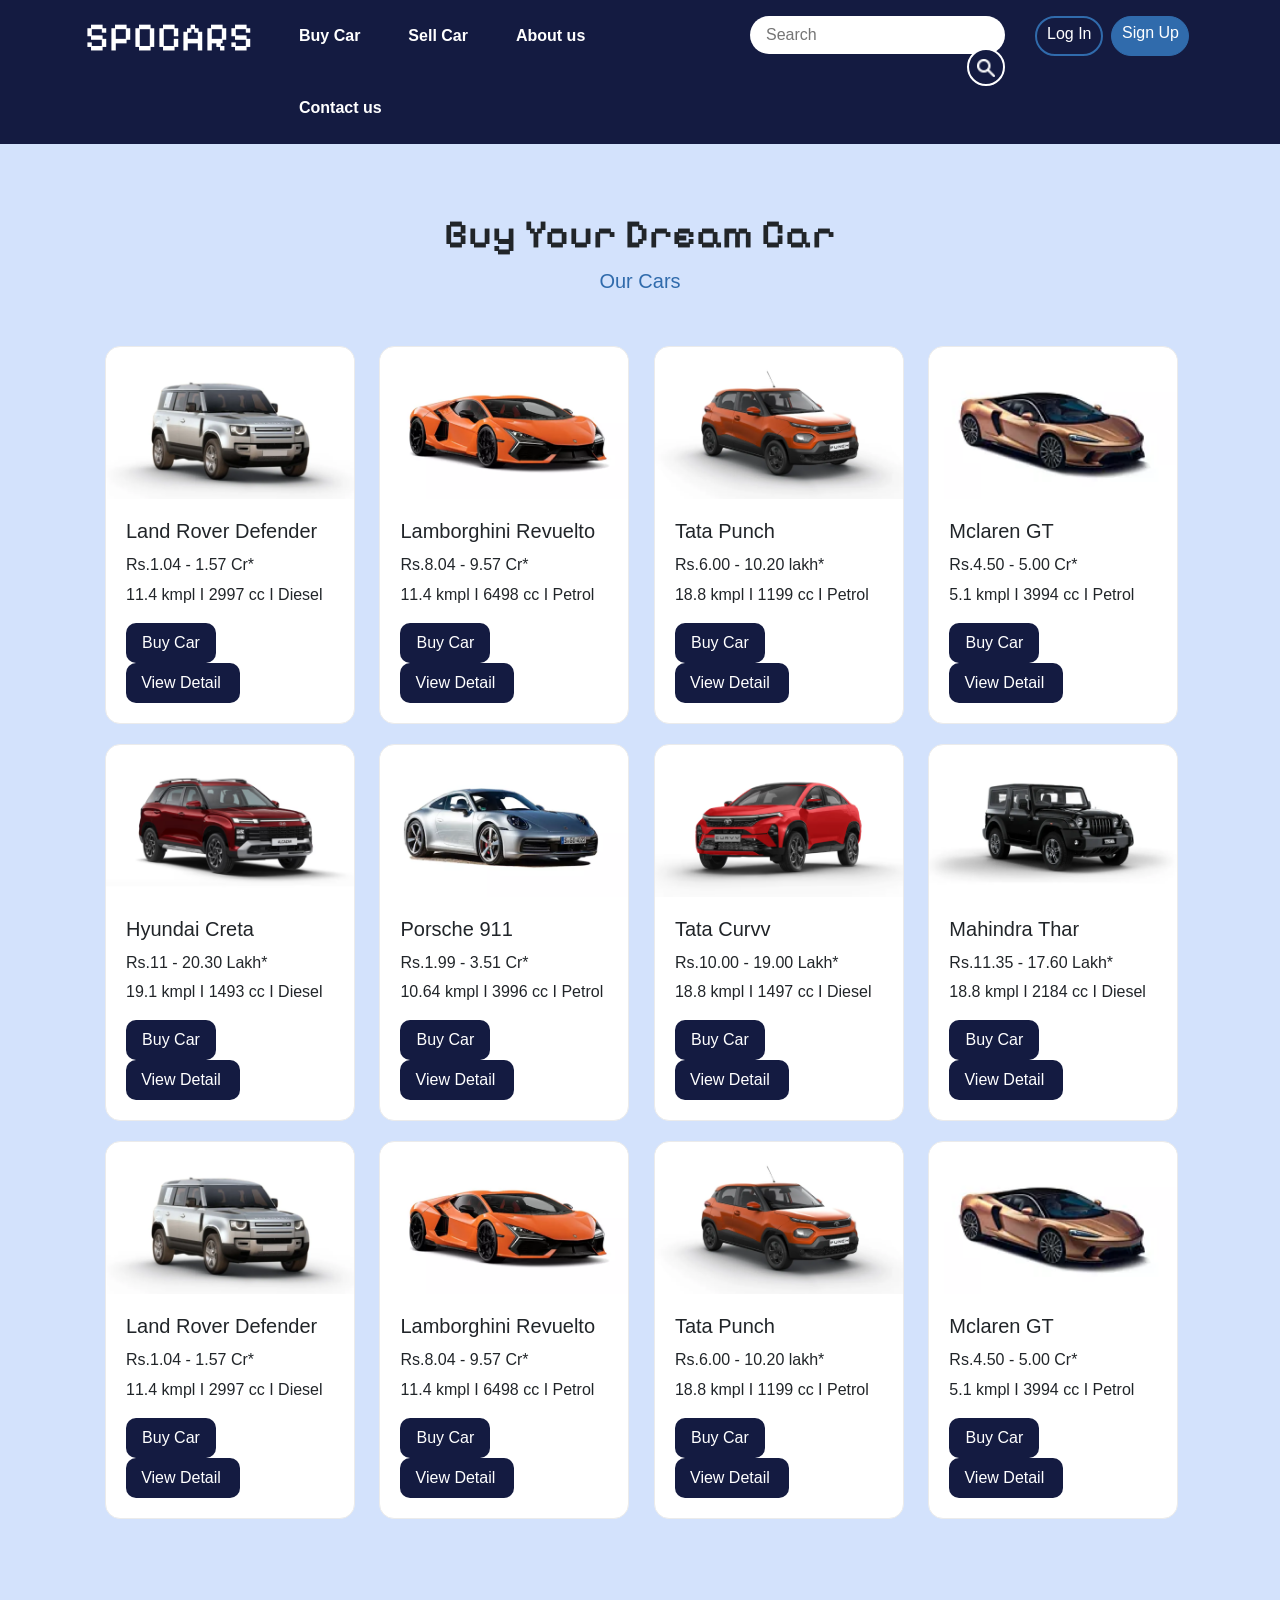
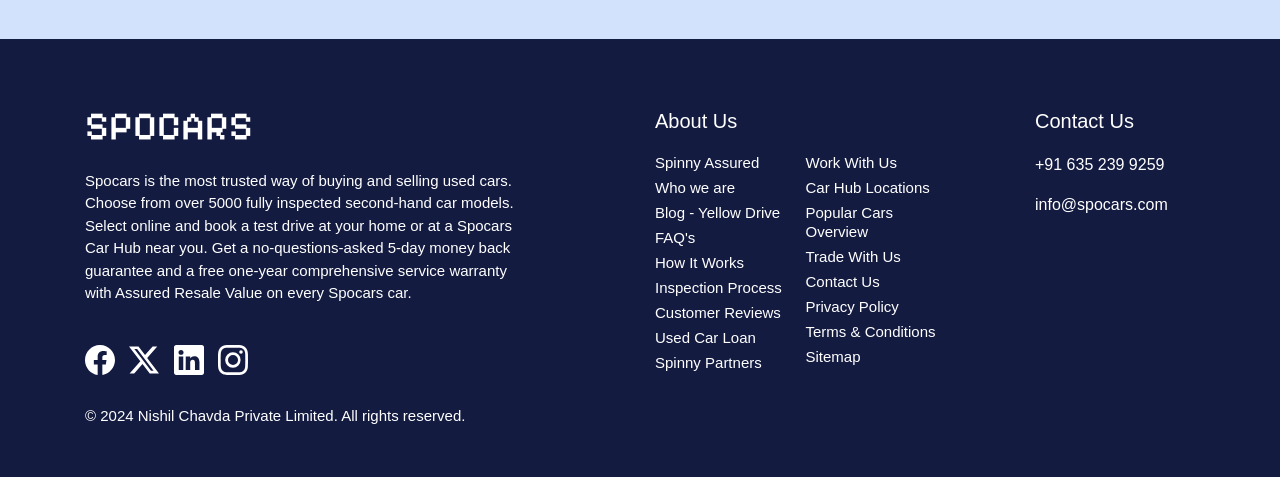
<file: buycar.html>
<!DOCTYPE html>
<html lang="en">

<head>
    <meta charset="UTF-8">
    <meta name="viewport" content="width=device-width, initial-scale=1.0">
    <title>Login and Signup</title>
    <!-- Include Bootstrap CSS -->
    <link rel="stylesheet" href="css/bootstrap.min.css">
    <link rel="stylesheet" href="css/style.css">
    <link href='https://fonts.googleapis.com/css?family=Pixelify Sans' rel='stylesheet'>
</head>

<body style="background-color: #d3e2fc;">
    <header class="header">
        <div class="header-top">
            <div class="container">
                <div class="row">
                    <div class="col-lg-2">
                        <div class="logo">
                            <h1><a href="index.html">SPOCARS</a></h1>
                        </div>
                    </div>
                    <div class="col-lg-5">
                        <div class="menu">
                            <ul>
                                <li><a href="buycar.html">Buy Car</a></li>
                                <li><a href="sellcar.html">Sell Car</a></li>
                                <li><a href="">About us</a></li>
                                <li><a href="">Contact us</a></li>
                            </ul>
                        </div>
                    </div>
                    <div class="col-lg-3">
                        <div class="searchbox">
                            <input class="search-input" type="text" placeholder="Search">
                            <button class="search-btn">
                                <img src="img/search.png" alt="">
                            </button>
                        </div>
                    </div>
                    <div class="col-lg-2">
                        <ul>
                            <li class="log-in">
                                <div class="log-in-text">
                                    <a href="login.html">Log In</a>
                                </div>
                            </li>
                            <li class="sgin-up">
                                <div class="sgin-up-text">
                                    <a href="signup.html">Sign Up</a>
                                </div>
                            </li>
                        </ul>
                    </div>
                </div>
            </div>
        </div>
    </header>
    <div class="header-two">
        <div class="container">
            <div class="row">
                <div class="col-lg-12">
                    <div class="header-two-list">
                        <div>Explore By</div>
                        <div class="dropdown">Price Range <img src="img/down-arrow.svg" alt="">
                            <div class="dropdown-content 1">
                                <p><a href="#">Under 5 lakh</a></p>
                                <p><a href="#">05-10 Lakhs</a></p>
                                <p><a href="#">10-15 Lakhs</a></p>
                                <p><a href="#">15-20 Lakhs</a></p>
                                <p><a href="#">20-25 Lakhs</a></p>
                                <p><a href="#">25-50 Lakhs</a></p>
                                <p><a href="#">50L- 1 Core</a></p>
                            </div>
                        </div>
                        <div class="dropdown">Model <img src="img/down-arrow.svg" alt="">
                            <div class="dropdown-content 2" id="drop">
                                <p><a href="#">Audi</a></p>
                                <p><a href="#">BMW</a></p>
                                <p><a href="#">Bently</a></p>
                                <p><a href="#">Bugatti</a></p>
                                <p><a href="#">Datsun</a></p>
                                <p><a href="#">Citroën</a></p>
                                <p><a href="#">Ferrari</a></p>
                                <p><a href="#">Fiat</a></p>
                                <p><a href="#">Force Motors</a></p>
                                <p><a href="#">Ford</a></p>
                                <p><a href="#">Honda</a></p>
                                <p><a href="#">Hyundai</a></p>
                                <p><a href="#">Isuzu</a></p>
                                <p><a href="#">Jaguar</a></p>
                                <p><a href="#">Jeep</a></p>
                                <p><a href="#">Kia</a></p>
                                <p><a href="#">Lamborghini</a></p>
                                <p><a href="#">Land Rover</a></p>
                                <p><a href="#">Lexus</a></p>
                                <p><a href="#">Mahindra</a></p>
                                <p><a href="#">Maruti Suzuki</a></p>
                                <p><a href="#">Maserati</a></p>
                                <p><a href="#">Mercedes-Benz</a></p>
                                <p><a href="#">MG</a></p>
                                <p><a href="#">Mini</a></p>
                                <p><a href="#">Mitsubishi</a></p>
                                <p><a href="#">Nissan</a></p>
                                <p><a href="#">Porsche</a></p>
                                <p><a href="#">Renault</a></p>
                                <p><a href="#">Rolls-Royce</a></p>
                                <p><a href="#">Škoda</a></p>
                                <p><a href="#">Tata</a></p>
                                <p><a href="#">Toyota</a></p>
                                <p><a href="#">Volkswagen</a></p>
                                <p><a href="#">Volvo</a></p>
                            </div>
                        </div>
                        <div class="dropdown">Year <img src="img/down-arrow.svg" alt="">
                            <div class="dropdown-content 3">
                                <p><a href="#">2022 & above</a></p>
                                <p><a href="#">2020 & above</a></p>
                                <p><a href="#">2018 & above</a></p>
                                <p><a href="#">2016 & above</a></p>
                                <p><a href="#">2014 & above</a></p>
                                <p><a href="#">2012 & above</a></p>
                                <p><a href="#">2010 & above</a></p>
                                <p><a href="#">2008 & above</a></p>
                            </div>
                        </div>
                        <div class="dropdown">Fuel <img src="img/down-arrow.svg" alt="">
                            <div class="dropdown-content 4">
                                <p><a href="#">Petrol</a></p>
                                <p><a href="#">Diesel</a></p>
                                <p><a href="#">CNG</a></p>
                                <p><a href="#">Electric</a></p>
                            </div>
                        </div>
                        <div class="dropdown">Body Type <img src="img/down-arrow.svg" alt="">
                            <div class="dropdown-content 5">
                                <p><a href="#">Hatchback</a></p>
                                <p><a href="#">Sedan</a></p>
                                <p><a href="#">SUV</a></p>
                                <p><a href="#">MUV</a></p>
                                <p><a href="#">Sport</a></p>
                            </div>
                        </div>
                        <div class="dropdown">Transmission <img src="img/down-arrow.svg" alt="">
                            <div class="dropdown-content 6">
                                <p><a href="#">Automatic</a></p>
                                <p><a href="#">Manual</a></p>
                            </div>
                        </div>
                    </div>
                </div>
            </div>
        </div>
    </div>
    <section class="car spad">
        <div class="container">
            <div class="row">
                <div class="col-lg-12">
                    <div class="card-heading">
                        <h1 style="font-family: 'Pixelify Sans'; font-weight: 600;">Buy Your Dream Car</h1>
                        <span>Our Cars</span>
                    </div>

                </div>
                <div class="car-details">
                    <div class="col-lg-12">
                        <div class="card">
                            <img class="card-img-top" src="img/cars/defender.png" alt="Car">
                            <div class="card-body">
                                <h5 class="card-title">Land Rover Defender</h5>
                                <h6 class="card-title-2">Rs.1.04 - 1.57 Cr*</h6>
                                <p>11.4 kmpl I 2997 cc I Diesel</p>
                                <div class="card-button">
                                <button class="buy-button">Buy Car</button>
                                <button class="view-button">View Detail</button>
                                </div>
                            </div>
                        </div>
                        <div class="card">
                            <img class="card-img-top" src="img/cars/revuelto.png" alt="Car">
                            <div class="card-body">
                                <h5 class="card-title">Lamborghini Revuelto</h5>
                                <h6 class="card-title-2">Rs.8.04 - 9.57 Cr*</h6>
                                <p>11.4 kmpl I 6498 cc I Petrol</p>
                                <button class="buy-button">Buy Car</button>
                                <button class="view-button">View Detail</button>
                            </div>
                        </div>
                        <div class="card">
                            <img class="card-img-top" src="img/cars/punch.png" alt="Car">
                            <div class="card-body">
                                <h5 class="card-title">Tata Punch</h5>
                                <h6 class="card-title-2">Rs.6.00 - 10.20 lakh*</h6>
                                <p>18.8 kmpl I 1199 cc I Petrol</p>
                                <button class="buy-button">Buy Car</button>
                                <button class="view-button">View Detail</button>
                            </div>
                        </div>
                        <div class="card">
                            <img class="card-img-top" src="img/cars/gt.png" alt="Car">
                            <div class="card-body">
                                <h5 class="card-title">Mclaren GT</h5>
                                <h6 class="card-title-2">Rs.4.50 - 5.00 Cr*</h6>
                                <p>5.1 kmpl I 3994 cc I Petrol</p>
                                <button class="buy-button">Buy Car</button>
                                <button class="view-button">View Detail</button>
                            </div>
                        </div>
                        <div class="card">
                            <img class="card-img-top" src="img/cars/creta.png" alt="Car">
                            <div class="card-body">
                                <h5 class="card-title">Hyundai Creta</h5>
                                <h6 class="card-title-2">Rs.11 - 20.30 Lakh*</h6>
                                <p>19.1 kmpl I 1493 cc I Diesel</p>
                                <button class="buy-button">Buy Car</button>
                                <button class="view-button">View Detail</button>
                            </div>
                        </div>
                        <div class="card">
                            <img class="card-img-top" src="img/cars/911.png" alt="Car">
                            <div class="card-body">
                                <h5 class="card-title">Porsche 911</h5>
                                <h6 class="card-title-2">Rs.1.99 - 3.51 Cr*</h6>
                                <p>10.64 kmpl I 3996 cc I Petrol</p>
                                <button class="buy-button">Buy Car</button>
                                <button class="view-button">View Detail</button>
                            </div>
                        </div>
                        <div class="card">
                            <img class="card-img-top" src="img/cars/curvv.png" alt="Car">
                            <div class="card-body">
                                <h5 class="card-title">Tata Curvv</h5>
                                <h6 class="card-title-2">Rs.10.00 - 19.00 Lakh*</h6>
                                <p>18.8 kmpl I 1497 cc I Diesel</p>
                                <button class="buy-button">Buy Car</button>
                                <button class="view-button">View Detail</button>
                            </div>
                        </div>
                        <div class="card">
                            <img class="card-img-top" src="img/cars/thar.png" alt="Car">
                            <div class="card-body">
                                <h5 class="card-title">Mahindra Thar</h5>
                                <h6 class="card-title-2">Rs.11.35 - 17.60 Lakh*</h6>
                                <p>18.8 kmpl I 2184 cc I Diesel</p>
                                <button class="buy-button">Buy Car</button>
                                <button class="view-button">View Detail</button>
                            </div>
                        </div>
                        <div class="card">
                            <img class="card-img-top" src="img/cars/defender.png" alt="Car">
                            <div class="card-body">
                                <h5 class="card-title">Land Rover Defender</h5>
                                <h6 class="card-title-2">Rs.1.04 - 1.57 Cr*</h6>
                                <p>11.4 kmpl I 2997 cc I Diesel</p>
                                <div class="card-button">
                                <button class="buy-button">Buy Car</button>
                                <button class="view-button">View Detail</button>
                                </div>
                            </div>
                        </div>
                        <div class="card">
                            <img class="card-img-top" src="img/cars/revuelto.png" alt="Car">
                            <div class="card-body">
                                <h5 class="card-title">Lamborghini Revuelto</h5>
                                <h6 class="card-title-2">Rs.8.04 - 9.57 Cr*</h6>
                                <p>11.4 kmpl I 6498 cc I Petrol</p>
                                <button class="buy-button">Buy Car</button>
                                <button class="view-button">View Detail</button>
                            </div>
                        </div>
                        <div class="card">
                            <img class="card-img-top" src="img/cars/punch.png" alt="Car">
                            <div class="card-body">
                                <h5 class="card-title">Tata Punch</h5>
                                <h6 class="card-title-2">Rs.6.00 - 10.20 lakh*</h6>
                                <p>18.8 kmpl I 1199 cc I Petrol</p>
                                <button class="buy-button">Buy Car</button>
                                <button class="view-button">View Detail</button>
                            </div>
                        </div>
                        <div class="card">
                            <img class="card-img-top" src="img/cars/gt.png" alt="Car">
                            <div class="card-body">
                                <h5 class="card-title">Mclaren GT</h5>
                                <h6 class="card-title-2">Rs.4.50 - 5.00 Cr*</h6>
                                <p>5.1 kmpl I 3994 cc I Petrol</p>
                                <button class="buy-button">Buy Car</button>
                                <button class="view-button">View Detail</button>
                            </div>
                        </div>
                    </div>
                </div>

            </div>
        </div>
    </section>
    <footer class="footer">
        <div class="container">
            <div class="row">
                <div class="col-lg-5">
                    <div class="logo">
                        <h1>SPOCARS</h1>
                    </div>
                    <div class="footer-text">
                        <span>Spocars is the most trusted way of buying and selling used cars.
                            Choose from over 5000 fully inspected second-hand car models. Select online and book a test
                            drive at your home or at a Spocars Car Hub near you. Get a no-questions-asked 5-day money
                            back guarantee and a free one-year comprehensive service warranty with Assured Resale Value
                            on every Spocars car.</span>
                    </div>
                    <div class="footer-icon">
                        <a href=""><svg xmlns="http://www.w3.org/2000/svg" width="16" height="16" fill="currentColor"
                                class="bi bi-facebook" viewBox="0 0 16 16">
                                <path
                                    d="M16 8.049c0-4.446-3.582-8.05-8-8.05C3.58 0-.002 3.603-.002 8.05c0 4.017 2.926 7.347 6.75 7.951v-5.625h-2.03V8.05H6.75V6.275c0-2.017 1.195-3.131 3.022-3.131.876 0 1.791.157 1.791.157v1.98h-1.009c-.993 0-1.303.621-1.303 1.258v1.51h2.218l-.354 2.326H9.25V16c3.824-.604 6.75-3.934 6.75-7.951" />
                            </svg></a>
                        <a href=""><svg xmlns="http://www.w3.org/2000/svg" width="16" height="16" fill="currentColor"
                                class="bi bi-twitter-x" viewBox="0 0 16 16">
                                <path
                                    d="M12.6.75h2.454l-5.36 6.142L16 15.25h-4.937l-3.867-5.07-4.425 5.07H.316l5.733-6.57L0 .75h5.063l3.495 4.633L12.601.75Zm-.86 13.028h1.36L4.323 2.145H2.865z" />
                            </svg></a>
                        <a href=""><svg xmlns="http://www.w3.org/2000/svg" width="16" height="16" fill="currentColor"
                                class="bi bi-linkedin" viewBox="0 0 16 16">
                                <path
                                    d="M0 1.146C0 .513.526 0 1.175 0h13.65C15.474 0 16 .513 16 1.146v13.708c0 .633-.526 1.146-1.175 1.146H1.175C.526 16 0 15.487 0 14.854zm4.943 12.248V6.169H2.542v7.225zm-1.2-8.212c.837 0 1.358-.554 1.358-1.248-.015-.709-.52-1.248-1.342-1.248S2.4 3.226 2.4 3.934c0 .694.521 1.248 1.327 1.248zm4.908 8.212V9.359c0-.216.016-.432.08-.586.173-.431.568-.878 1.232-.878.869 0 1.216.662 1.216 1.634v3.865h2.401V9.25c0-2.22-1.184-3.252-2.764-3.252-1.274 0-1.845.7-2.165 1.193v.025h-.016l.016-.025V6.169h-2.4c.03.678 0 7.225 0 7.225z" />
                            </svg></a>
                        <a href=""><svg xmlns="http://www.w3.org/2000/svg" width="16" height="16" fill="currentColor"
                                class="bi bi-instagram" viewBox="0 0 16 16">
                                <path
                                    d="M8 0C5.829 0 5.556.01 4.703.048 3.85.088 3.269.222 2.76.42a3.9 3.9 0 0 0-1.417.923A3.9 3.9 0 0 0 .42 2.76C.222 3.268.087 3.85.048 4.7.01 5.555 0 5.827 0 8.001c0 2.172.01 2.444.048 3.297.04.852.174 1.433.372 1.942.205.526.478.972.923 1.417.444.445.89.719 1.416.923.51.198 1.09.333 1.942.372C5.555 15.99 5.827 16 8 16s2.444-.01 3.298-.048c.851-.04 1.434-.174 1.943-.372a3.9 3.9 0 0 0 1.416-.923c.445-.445.718-.891.923-1.417.197-.509.332-1.09.372-1.942C15.99 10.445 16 10.173 16 8s-.01-2.445-.048-3.299c-.04-.851-.175-1.433-.372-1.941a3.9 3.9 0 0 0-.923-1.417A3.9 3.9 0 0 0 13.24.42c-.51-.198-1.092-.333-1.943-.372C10.443.01 10.172 0 7.998 0zm-.717 1.442h.718c2.136 0 2.389.007 3.232.046.78.035 1.204.166 1.486.275.373.145.64.319.92.599s.453.546.598.92c.11.281.24.705.275 1.485.039.843.047 1.096.047 3.231s-.008 2.389-.047 3.232c-.035.78-.166 1.203-.275 1.485a2.5 2.5 0 0 1-.599.919c-.28.28-.546.453-.92.598-.28.11-.704.24-1.485.276-.843.038-1.096.047-3.232.047s-2.39-.009-3.233-.047c-.78-.036-1.203-.166-1.485-.276a2.5 2.5 0 0 1-.92-.598 2.5 2.5 0 0 1-.6-.92c-.109-.281-.24-.705-.275-1.485-.038-.843-.046-1.096-.046-3.233s.008-2.388.046-3.231c.036-.78.166-1.204.276-1.486.145-.373.319-.64.599-.92s.546-.453.92-.598c.282-.11.705-.24 1.485-.276.738-.034 1.024-.044 2.515-.045zm4.988 1.328a.96.96 0 1 0 0 1.92.96.96 0 0 0 0-1.92m-4.27 1.122a4.109 4.109 0 1 0 0 8.217 4.109 4.109 0 0 0 0-8.217m0 1.441a2.667 2.667 0 1 1 0 5.334 2.667 2.667 0 0 1 0-5.334" />
                            </svg></a>

                    </div>
                    <div class="footer-text">
                        © 2024 Nishil Chavda Private Limited.
                        All rights reserved.
                    </div>
                </div>
                <div class="col-lg-1">
                </div>
                <div class="col-lg-4">

                    <div class="about-us-text">
                        <h5>About Us</h5>
                    </div>
                    <div class="about-us-link">
                        <a href="">Spinny Assured</a>
                        <a href="">Who we are</a>
                        <a href="">Blog - Yellow Drive</a>
                        <a href="">FAQ's</a>
                        <a href="">How It Works</a>
                        <a href="">Inspection Process</a>
                        <a href="">Customer Reviews</a>
                        <a href="">Used Car Loan</a>
                        <a href="">Spinny Partners</a>
                        <a href="">Work With Us</a>
                        <a href="">Car Hub Locations</a>
                        <a href="">Popular Cars Overview</a>
                        <a href="">Trade With Us</a>
                        <a href="">Contact Us</a>
                        <a href="">Privacy Policy</a>
                        <a href="">Terms & Conditions</a>
                        <a href="">Sitemap</a>
                    </div>
                </div>
                <div class="col-lg-2">
                    <div class="about-us-text">
                        <h5>Contact Us</h5>
                    </div>
                    <div class="contact-us">
                        <p>+91 635 239 9259</p>
                        <p>info@spocars.com</p>
                    </div>
                </div>

            </div>
        </div>
    </footer>
</body>

</html>
</file>
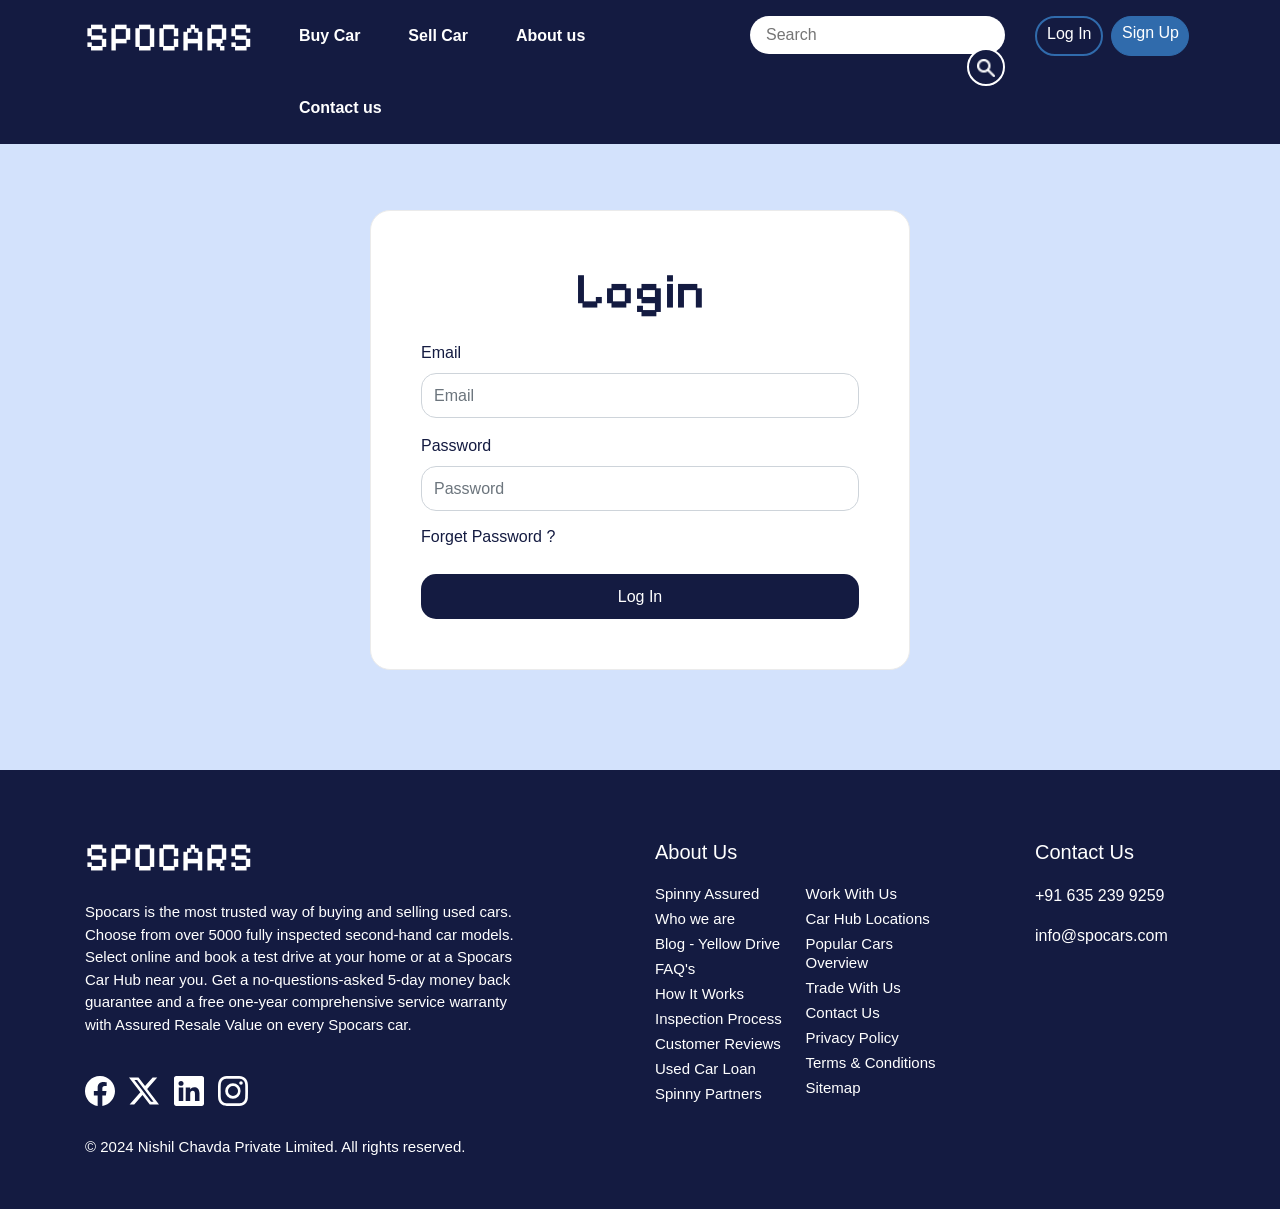
<file: login.html>
<!DOCTYPE html>
<html lang="en">

<head>
    <meta charset="UTF-8">
    <meta name="viewport" content="width=device-width, initial-scale=1.0">
    <title>Login and Signup</title>
    <!-- Include Bootstrap CSS -->
    <link rel="stylesheet" href="css/bootstrap.min.css">
    <link rel="stylesheet" href="css/style.css">
    <link href='https://fonts.googleapis.com/css?family=Pixelify Sans' rel='stylesheet'>
</head>

<body style="background-color: #d3e2fc;">
    <header class="header">
        <div class="header-top">
            <div class="container">
                <div class="row">
                    <div class="col-lg-2">
                        <div class="logo">
                            <h1><a href="index.html">SPOCARS</a></h1>
                        </div>
                    </div>
                    <div class="col-lg-5">
                        <div class="menu">
                            <ul>
                                <li><a href="buycar.html">Buy Car</a></li>
                                <li><a href="sellcar.html">Sell Car</a></li>
                                <li><a href="">About us</a></li>
                                <li><a href="">Contact us</a></li>
                            </ul>
                        </div>
                    </div>
                    <div class="col-lg-3">
                        <div class="searchbox">
                            <input class="search-input" type="text" placeholder="Search">
                            <button class="search-btn">
                                <img src="img/search.png" alt="">
                            </button>
                        </div>
                    </div>
                    <div class="col-lg-2">
                        <ul>
                            <li class="log-in">
                                <div class="log-in-text">
                                    <a href="login.html">Log In</a>
                                </div>
                            </li>
                            <li class="sgin-up">
                                <div class="sgin-up-text">
                                    <a href="signup.html">Sign Up</a>
                                </div>
                            </li>
                        </ul>
                    </div>
                </div>
            </div>
        </div>
    </header>
    <div class="header-two">
        <div class="container">
            <div class="row">
                <div class="col-lg-12">
                    <div class="header-two-list">
                        <div>Explore By</div>
                        <div class="dropdown">Price Range <img src="img/down-arrow.svg" alt="">
                            <div class="dropdown-content 1">
                                <p><a href="#">Under 5 lakh</a></p>
                                <p><a href="#">05-10 Lakhs</a></p>
                                <p><a href="#">10-15 Lakhs</a></p>
                                <p><a href="#">15-20 Lakhs</a></p>
                                <p><a href="#">20-25 Lakhs</a></p>
                                <p><a href="#">25-50 Lakhs</a></p>
                                <p><a href="#">50L- 1 Core</a></p>
                            </div>
                        </div>
                        <div class="dropdown">Model <img src="img/down-arrow.svg" alt="">
                            <div class="dropdown-content 2" id="drop">
                                <p><a href="#">Audi</a></p>
                                <p><a href="#">BMW</a></p>
                                <p><a href="#">Bently</a></p>
                                <p><a href="#">Bugatti</a></p>
                                <p><a href="#">Datsun</a></p>
                                <p><a href="#">Citroën</a></p>
                                <p><a href="#">Ferrari</a></p>
                                <p><a href="#">Fiat</a></p>
                                <p><a href="#">Force Motors</a></p>
                                <p><a href="#">Ford</a></p>
                                <p><a href="#">Honda</a></p>
                                <p><a href="#">Hyundai</a></p>
                                <p><a href="#">Isuzu</a></p>
                                <p><a href="#">Jaguar</a></p>
                                <p><a href="#">Jeep</a></p>
                                <p><a href="#">Kia</a></p>
                                <p><a href="#">Lamborghini</a></p>
                                <p><a href="#">Land Rover</a></p>
                                <p><a href="#">Lexus</a></p>
                                <p><a href="#">Mahindra</a></p>
                                <p><a href="#">Maruti Suzuki</a></p>
                                <p><a href="#">Maserati</a></p>
                                <p><a href="#">Mercedes-Benz</a></p>
                                <p><a href="#">MG</a></p>
                                <p><a href="#">Mini</a></p>
                                <p><a href="#">Mitsubishi</a></p>
                                <p><a href="#">Nissan</a></p>
                                <p><a href="#">Porsche</a></p>
                                <p><a href="#">Renault</a></p>
                                <p><a href="#">Rolls-Royce</a></p>
                                <p><a href="#">Škoda</a></p>
                                <p><a href="#">Tata</a></p>
                                <p><a href="#">Toyota</a></p>
                                <p><a href="#">Volkswagen</a></p>
                                <p><a href="#">Volvo</a></p>
                            </div>
                        </div>
                        <div class="dropdown">Year <img src="img/down-arrow.svg" alt="">
                            <div class="dropdown-content 3">
                                <p><a href="#">2022 & above</a></p>
                                <p><a href="#">2020 & above</a></p>
                                <p><a href="#">2018 & above</a></p>
                                <p><a href="#">2016 & above</a></p>
                                <p><a href="#">2014 & above</a></p>
                                <p><a href="#">2012 & above</a></p>
                                <p><a href="#">2010 & above</a></p>
                                <p><a href="#">2008 & above</a></p>
                            </div>
                        </div>
                        <div class="dropdown">Fuel <img src="img/down-arrow.svg" alt="">
                            <div class="dropdown-content 4">
                                <p><a href="#">Petrol</a></p>
                                <p><a href="#">Diesel</a></p>
                                <p><a href="#">CNG</a></p>
                                <p><a href="#">Electric</a></p>
                            </div>
                        </div>
                        <div class="dropdown">Body Type <img src="img/down-arrow.svg" alt="">
                            <div class="dropdown-content 5">
                                <p><a href="#">Hatchback</a></p>
                                <p><a href="#">Sedan</a></p>
                                <p><a href="#">SUV</a></p>
                                <p><a href="#">MUV</a></p>
                                <p><a href="#">Sport</a></p>
                            </div>
                        </div>
                        <div class="dropdown">Transmission <img src="img/down-arrow.svg" alt="">
                            <div class="dropdown-content 6">
                                <p><a href="#">Automatic</a></p>
                                <p><a href="#">Manual</a></p>
                            </div>
                        </div>
                    </div>
                </div>
            </div>
        </div>
    </div>
    <!-- login and signup forms going here -->
    <div class="log-in-page">
        <div class="container">
            <div class="row">
                <div class="col-lg-3"></div>
                <div class="col-lg-6">
                    <div class="card">
                        <h2>Login</h2>
                        <form class="login-form"  id="login-form">
                            <div class="form-group">
                                <label for="email">Email</label>
                                <input type="email" class="form-control" id="email" placeholder="Email" required>
                            </div>
                            <div class="form-group">
                                <label for="password">Password</label>
                                <input type="password" class="form-control" id="password" placeholder="Password"
                                    required>
                            </div>
                            <h6><a href="">Forget Password ?</a></h6>
                            <button type="submit" class="button">Log In</button>
                            <!-- <button type="submit" class="button"><a href="signup.html">Sign Up</a></button> -->
                        </form>
                    </div>
                </div>
                <div class="col-lg-3"></div>
            </div>
        </div>
    </div>
    <footer class="footer">
        <div class="container">
            <div class="row">
                <div class="col-lg-5">
                    <div class="logo">
                        <h1>SPOCARS</h1>
                    </div>
                    <div class="footer-text">
                        <span>Spocars is the most trusted way of buying and selling used cars.
                            Choose from over 5000 fully inspected second-hand car models. Select online and book a test
                            drive at your home or at a Spocars Car Hub near you. Get a no-questions-asked 5-day money
                            back guarantee and a free one-year comprehensive service warranty with Assured Resale Value
                            on every Spocars car.</span>
                    </div>
                    <div class="footer-icon">
                        <a href=""><svg xmlns="http://www.w3.org/2000/svg" width="16" height="16" fill="currentColor"
                                class="bi bi-facebook" viewBox="0 0 16 16">
                                <path
                                    d="M16 8.049c0-4.446-3.582-8.05-8-8.05C3.58 0-.002 3.603-.002 8.05c0 4.017 2.926 7.347 6.75 7.951v-5.625h-2.03V8.05H6.75V6.275c0-2.017 1.195-3.131 3.022-3.131.876 0 1.791.157 1.791.157v1.98h-1.009c-.993 0-1.303.621-1.303 1.258v1.51h2.218l-.354 2.326H9.25V16c3.824-.604 6.75-3.934 6.75-7.951" />
                            </svg></a>
                        <a href=""><svg xmlns="http://www.w3.org/2000/svg" width="16" height="16" fill="currentColor"
                                class="bi bi-twitter-x" viewBox="0 0 16 16">
                                <path
                                    d="M12.6.75h2.454l-5.36 6.142L16 15.25h-4.937l-3.867-5.07-4.425 5.07H.316l5.733-6.57L0 .75h5.063l3.495 4.633L12.601.75Zm-.86 13.028h1.36L4.323 2.145H2.865z" />
                            </svg></a>
                        <a href=""><svg xmlns="http://www.w3.org/2000/svg" width="16" height="16" fill="currentColor"
                                class="bi bi-linkedin" viewBox="0 0 16 16">
                                <path
                                    d="M0 1.146C0 .513.526 0 1.175 0h13.65C15.474 0 16 .513 16 1.146v13.708c0 .633-.526 1.146-1.175 1.146H1.175C.526 16 0 15.487 0 14.854zm4.943 12.248V6.169H2.542v7.225zm-1.2-8.212c.837 0 1.358-.554 1.358-1.248-.015-.709-.52-1.248-1.342-1.248S2.4 3.226 2.4 3.934c0 .694.521 1.248 1.327 1.248zm4.908 8.212V9.359c0-.216.016-.432.08-.586.173-.431.568-.878 1.232-.878.869 0 1.216.662 1.216 1.634v3.865h2.401V9.25c0-2.22-1.184-3.252-2.764-3.252-1.274 0-1.845.7-2.165 1.193v.025h-.016l.016-.025V6.169h-2.4c.03.678 0 7.225 0 7.225z" />
                            </svg></a>
                        <a href=""><svg xmlns="http://www.w3.org/2000/svg" width="16" height="16" fill="currentColor"
                                class="bi bi-instagram" viewBox="0 0 16 16">
                                <path
                                    d="M8 0C5.829 0 5.556.01 4.703.048 3.85.088 3.269.222 2.76.42a3.9 3.9 0 0 0-1.417.923A3.9 3.9 0 0 0 .42 2.76C.222 3.268.087 3.85.048 4.7.01 5.555 0 5.827 0 8.001c0 2.172.01 2.444.048 3.297.04.852.174 1.433.372 1.942.205.526.478.972.923 1.417.444.445.89.719 1.416.923.51.198 1.09.333 1.942.372C5.555 15.99 5.827 16 8 16s2.444-.01 3.298-.048c.851-.04 1.434-.174 1.943-.372a3.9 3.9 0 0 0 1.416-.923c.445-.445.718-.891.923-1.417.197-.509.332-1.09.372-1.942C15.99 10.445 16 10.173 16 8s-.01-2.445-.048-3.299c-.04-.851-.175-1.433-.372-1.941a3.9 3.9 0 0 0-.923-1.417A3.9 3.9 0 0 0 13.24.42c-.51-.198-1.092-.333-1.943-.372C10.443.01 10.172 0 7.998 0zm-.717 1.442h.718c2.136 0 2.389.007 3.232.046.78.035 1.204.166 1.486.275.373.145.64.319.92.599s.453.546.598.92c.11.281.24.705.275 1.485.039.843.047 1.096.047 3.231s-.008 2.389-.047 3.232c-.035.78-.166 1.203-.275 1.485a2.5 2.5 0 0 1-.599.919c-.28.28-.546.453-.92.598-.28.11-.704.24-1.485.276-.843.038-1.096.047-3.232.047s-2.39-.009-3.233-.047c-.78-.036-1.203-.166-1.485-.276a2.5 2.5 0 0 1-.92-.598 2.5 2.5 0 0 1-.6-.92c-.109-.281-.24-.705-.275-1.485-.038-.843-.046-1.096-.046-3.233s.008-2.388.046-3.231c.036-.78.166-1.204.276-1.486.145-.373.319-.64.599-.92s.546-.453.92-.598c.282-.11.705-.24 1.485-.276.738-.034 1.024-.044 2.515-.045zm4.988 1.328a.96.96 0 1 0 0 1.92.96.96 0 0 0 0-1.92m-4.27 1.122a4.109 4.109 0 1 0 0 8.217 4.109 4.109 0 0 0 0-8.217m0 1.441a2.667 2.667 0 1 1 0 5.334 2.667 2.667 0 0 1 0-5.334" />
                            </svg></a>

                    </div>
                    <div class="footer-text">
                        © 2024 Nishil Chavda Private Limited.
                        All rights reserved.
                    </div>
                </div>
                <div class="col-lg-1">
                </div>
                <div class="col-lg-4">

                    <div class="about-us-text">
                        <h5>About Us</h5>
                    </div>
                    <div class="about-us-link">
                        <a href="">Spinny Assured</a>
                        <a href="">Who we are</a>
                        <a href="">Blog - Yellow Drive</a>
                        <a href="">FAQ's</a>
                        <a href="">How It Works</a>
                        <a href="">Inspection Process</a>
                        <a href="">Customer Reviews</a>
                        <a href="">Used Car Loan</a>
                        <a href="">Spinny Partners</a>
                        <a href="">Work With Us</a>
                        <a href="">Car Hub Locations</a>
                        <a href="">Popular Cars Overview</a>
                        <a href="">Trade With Us</a>
                        <a href="">Contact Us</a>
                        <a href="">Privacy Policy</a>
                        <a href="">Terms & Conditions</a>
                        <a href="">Sitemap</a>
                    </div>
                </div>
                <div class="col-lg-2">
                    <div class="about-us-text">
                        <h5>Contact Us</h5>
                    </div>
                    <div class="contact-us">
                        <p>+91 635 239 9259</p>
                        <p>info@spocars.com</p>
                    </div>
                </div>

            </div>
        </div>
    </footer>
    <!-- Include Bootstrap JS (optional) -->
    <script src="https://code.jquery.com/jquery-3.5.1.slim.min.js"></script>
    <script src="https://cdn.jsdelivr.net/npm/@popperjs/core@2.9.3/dist/umd/popper.min.js"></script>
    <script src="https://stackpath.bootstrapcdn.com/bootstrap/4.5.2/js/bootstrap.min.js"></script>

    <script>
        // Example: Handle login form submission
        document.getElementById('login-form').addEventListener('submit', function (e) {
            e.preventDefault();
            const email = document.getElementById('email').value;
            const password = document.getElementById('password').value;
            // Perform login logic (e.g., send data to server)
            console.log('Login submitted:', email, password);
        });

        // Example: Handle signup form submission
        document.getElementById('signup-form').addEventListener('submit', function (e) {
            e.preventDefault();
            const name = document.getElementById('name').value;
            const signupEmail = document.getElementById('signup-email').value;
            const signupPassword = document.getElementById('signup-password').value;
            // Perform signup logic (e.g., create user account)
            console.log('Signup submitted:', name, signupEmail, signupPassword);
        });
    </script>


</body>

</html>
</file>
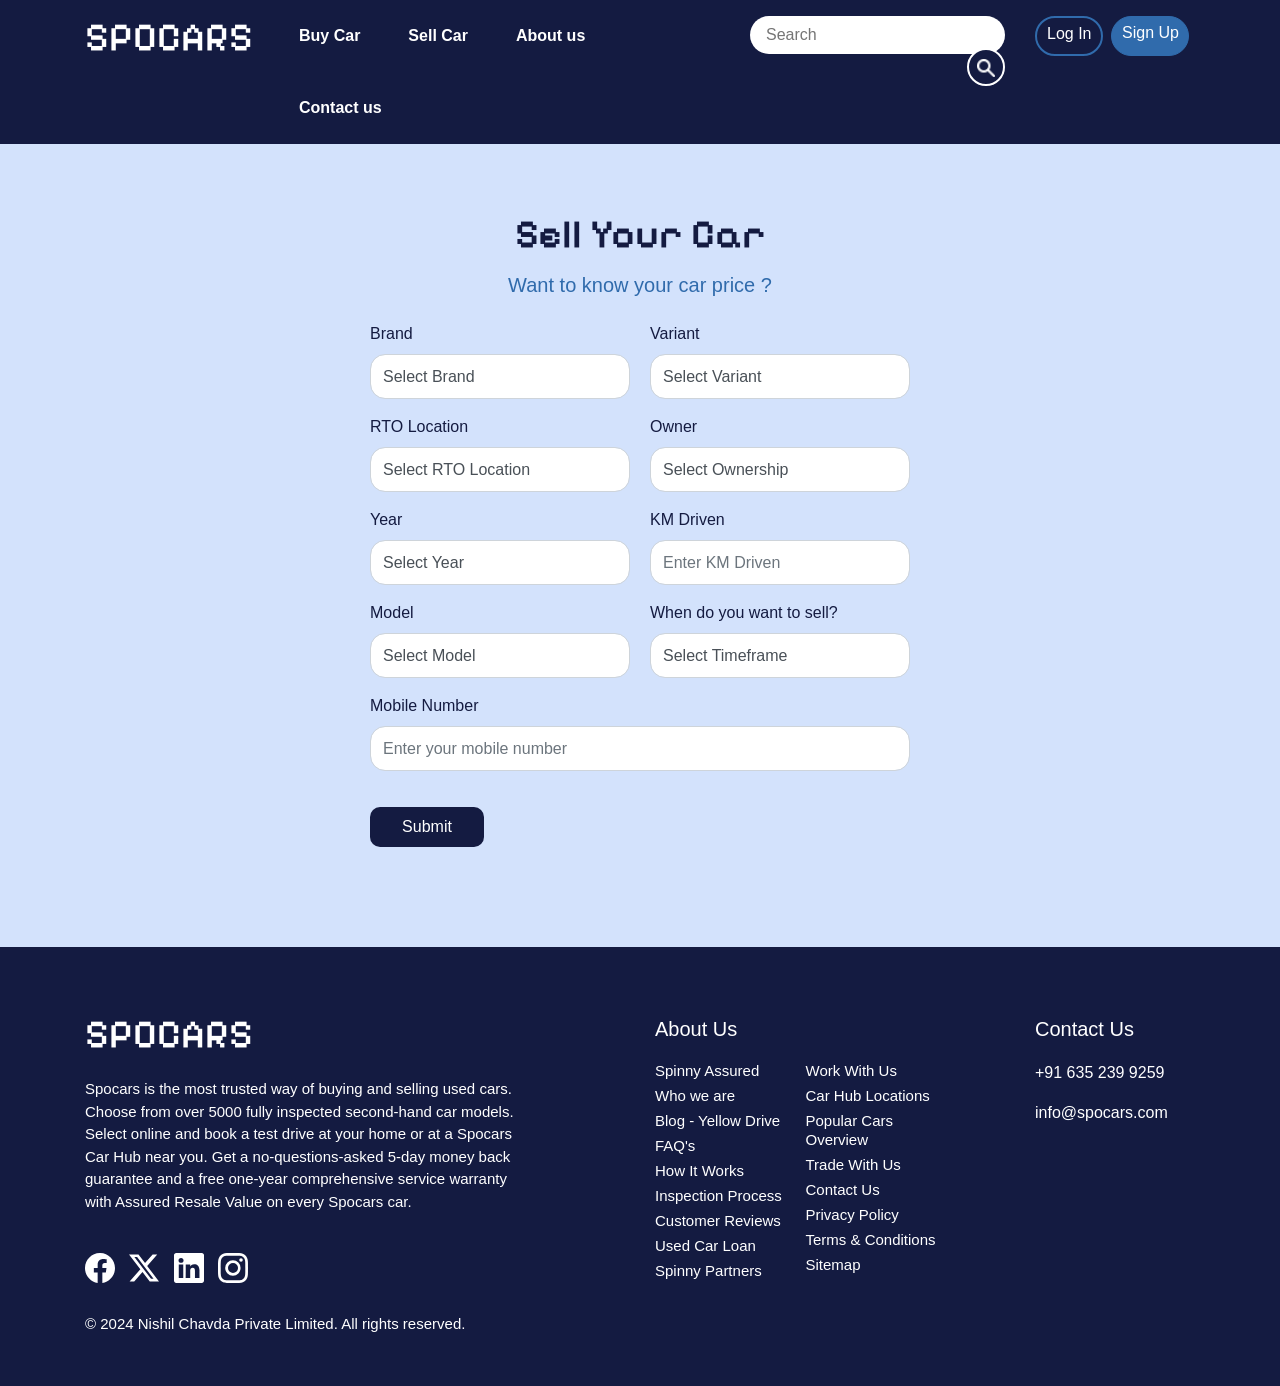
<file: sellcar.html>
<!DOCTYPE html>
<html lang="en">

<head>
    <meta charset="UTF-8">
    <meta name="viewport" content="width=device-width, initial-scale=1.0">
    <title>Login and Signup</title>
    <link rel="stylesheet" href="css/bootstrap.min.css">
    <link rel="stylesheet" href="css/style.css">
    <link href='https://fonts.googleapis.com/css?family=Pixelify Sans' rel='stylesheet'>
</head>

<body style="background-color: #d3e2fc;">
    <header class="header">
        <div class="header-top">
            <div class="container">
                <div class="row">
                    <div class="col-lg-2">
                        <div class="logo">
                            <h1><a href="index.html">SPOCARS</a></h1>
                        </div>
                    </div>
                    <div class="col-lg-5">
                        <div class="menu">
                            <ul>
                                <li><a href="buycar.html">Buy Car</a></li>
                                <li><a href="sellcar.html">Sell Car</a></li>
                                <li><a href="">About us</a></li>
                                <li><a href="">Contact us</a></li>
                            </ul>
                        </div>
                    </div>
                    <div class="col-lg-3">
                        <div class="searchbox">
                            <input class="search-input" type="text" placeholder="Search">
                            <button class="search-btn">
                                <img src="img/search.png" alt="">
                            </button>
                        </div>
                    </div>
                    <div class="col-lg-2">
                        <ul>
                            <li class="log-in">
                                <div class="log-in-text">
                                    <a href="login.html">Log In</a>
                                </div>
                            </li>
                            <li class="sgin-up">
                                <div class="sgin-up-text">
                                    <a href="signup.html">Sign Up</a>
                                </div>
                            </li>
                        </ul>
                    </div>
                </div>
            </div>
        </div>
    </header>
    <div class="header-two">
        <div class="container">
            <div class="row">
                <div class="col-lg-12">
                    <div class="header-two-list">
                        <div>Explore By</div>
                        <div class="dropdown">Price Range <img src="img/down-arrow.svg" alt="">
                            <div class="dropdown-content 1">
                                <p><a href="#">Under 5 lakh</a></p>
                                <p><a href="#">05-10 Lakhs</a></p>
                                <p><a href="#">10-15 Lakhs</a></p>
                                <p><a href="#">15-20 Lakhs</a></p>
                                <p><a href="#">20-25 Lakhs</a></p>
                                <p><a href="#">25-50 Lakhs</a></p>
                                <p><a href="#">50L- 1 Core</a></p>
                            </div>
                        </div>
                        <div class="dropdown">Model <img src="img/down-arrow.svg" alt="">
                            <div class="dropdown-content 2" id="drop">
                                <p><a href="#">Audi</a></p>
                                <p><a href="#">BMW</a></p>
                                <p><a href="#">Bently</a></p>
                                <p><a href="#">Bugatti</a></p>
                                <p><a href="#">Datsun</a></p>
                                <p><a href="#">Citroën</a></p>
                                <p><a href="#">Ferrari</a></p>
                                <p><a href="#">Fiat</a></p>
                                <p><a href="#">Force Motors</a></p>
                                <p><a href="#">Ford</a></p>
                                <p><a href="#">Honda</a></p>
                                <p><a href="#">Hyundai</a></p>
                                <p><a href="#">Isuzu</a></p>
                                <p><a href="#">Jaguar</a></p>
                                <p><a href="#">Jeep</a></p>
                                <p><a href="#">Kia</a></p>
                                <p><a href="#">Lamborghini</a></p>
                                <p><a href="#">Land Rover</a></p>
                                <p><a href="#">Lexus</a></p>
                                <p><a href="#">Mahindra</a></p>
                                <p><a href="#">Maruti Suzuki</a></p>
                                <p><a href="#">Maserati</a></p>
                                <p><a href="#">Mercedes-Benz</a></p>
                                <p><a href="#">MG</a></p>
                                <p><a href="#">Mini</a></p>
                                <p><a href="#">Mitsubishi</a></p>
                                <p><a href="#">Nissan</a></p>
                                <p><a href="#">Porsche</a></p>
                                <p><a href="#">Renault</a></p>
                                <p><a href="#">Rolls-Royce</a></p>
                                <p><a href="#">Škoda</a></p>
                                <p><a href="#">Tata</a></p>
                                <p><a href="#">Toyota</a></p>
                                <p><a href="#">Volkswagen</a></p>
                                <p><a href="#">Volvo</a></p>
                            </div>
                        </div>
                        <div class="dropdown">Year <img src="img/down-arrow.svg" alt="">
                            <div class="dropdown-content 3">
                                <p><a href="#">2022 & above</a></p>
                                <p><a href="#">2020 & above</a></p>
                                <p><a href="#">2018 & above</a></p>
                                <p><a href="#">2016 & above</a></p>
                                <p><a href="#">2014 & above</a></p>
                                <p><a href="#">2012 & above</a></p>
                                <p><a href="#">2010 & above</a></p>
                                <p><a href="#">2008 & above</a></p>
                            </div>
                        </div>
                        <div class="dropdown">Fuel <img src="img/down-arrow.svg" alt="">
                            <div class="dropdown-content 4">
                                <p><a href="#">Petrol</a></p>
                                <p><a href="#">Diesel</a></p>
                                <p><a href="#">CNG</a></p>
                                <p><a href="#">Electric</a></p>
                            </div>
                        </div>
                        <div class="dropdown">Body Type <img src="img/down-arrow.svg" alt="">
                            <div class="dropdown-content 5">
                                <p><a href="#">Hatchback</a></p>
                                <p><a href="#">Sedan</a></p>
                                <p><a href="#">SUV</a></p>
                                <p><a href="#">MUV</a></p>
                                <p><a href="#">Sport</a></p>
                            </div>
                        </div>
                        <div class="dropdown">Transmission <img src="img/down-arrow.svg" alt="">
                            <div class="dropdown-content 6">
                                <p><a href="#">Automatic</a></p>
                                <p><a href="#">Manual</a></p>
                            </div>
                        </div>
                    </div>
                </div>
            </div>
        </div>
    </div>
    <div class="sell-page">
        <div class="container">
            <div class="row">
                <div class="col-lg-3"></div>
                <div class="col-lg-6">
                    <h1 class="text-center">Sell Your Car</h1>
                    <h5 class="text-center">Want to know your car price ?</h5>
                    <form class="car-sell-form" id="car-sell-form">
                        <div class="column">
                        <div class="column-1">
                            <div class="form-group">
                                <label for="brand">Brand</label>
                                <select class="form-control" id="brand" required>
                                    <option value="">Select Brand</option>
                                    <option value="Audi">Audi</option>
                                    <option value="BMW">BMW</option>
                                    <option value="Bently">Bently</option>
                                    <option value="Bugatti">Bugatti</option>
                                    <option value="Datsun">Datsun</option>
                                    <option value="Citroën">Citroën</option>
                                    <option value="Ferrari">Ferrari</option>
                                    <option value="Fiat">Fiat</option>
                                    <option value="Force Motors">Force Motors</option>
                                    <option value="Ford">Ford</option>
                                    <option value="Honda">Honda</option>
                                    <option value="Hyundai">Hyundai</option>
                                    <option value="Isuzu">Isuzu</option>
                                    <option value="Jaguar">Jaguar</option>
                                    <option value="Jeep">Jeep</option>
                                    <option value="Kia">Kia</option>
                                    <option value="Lamborghini">Lamborghini</option>
                                    <option value="Land Rover">Land Rover</option>
                                    <option value="Lexus">Lexus</option>
                                    <option value="Mahindra">Mahindra</option>
                                    <option value="Maruti Suzuki">Maruti Suzuki</option>
                                    <option value="Maserati">Maserati</option>
                                    <option value="Mercedes-Benz">Mercedes-Benz</option>
                                    <option value="MG">MG</option>
                                    <option value="Mini">Mini</option>
                                    <option value="Mitsubishi">Mitsubishi</option>
                                    <option value="Nissan">Nissan</option>
                                    <option value="Porsche">Porsche</option>
                                    <option value="Renault">Renault</option>
                                    <option value="Rolls-Royce">Rolls-Royce</option>
                                    <option value="Škoda">Škoda</option>
                                    <option value="Tata">Tata</option>
                                    <option value="Toyota">Toyota</option>
                                    <option value="Volkswagen">Volkswagen</option>
                                    <option value="Volvo">Volvo</option>
                                </select>
                            </div>

                            <div class="form-group">
                                <label for="rto-location">RTO Location</label>
                                <select class="form-control" id="rto-location" required>
                                    <option value="">Select RTO Location</option>
                                    <option value="Mumbai">Mumbai</option>
                                    <option value="Delhi">Delhi</option>
                                    <option value="Bangalore">Bangalore</option>
                                    <option value="Chennai">Chennai</option>
                                    <!-- Add more locations as needed -->
                                </select>
                            </div>

                            <div class="form-group">
                                <label for="year">Year</label>
                                <select class="form-control" id="year" required>
                                    <option value="">Select Year</option>
                                    <option value="2024">2024</option>
                                    <option value="2023">2023</option>
                                    <option value="2022">2022</option>
                                    <option value="2021">2021</option>
                                    <option value="2020">2020</option>
                                    <!-- Add more years as needed -->
                                </select>
                            </div>

                            <div class="form-group">
                                <label for="model">Model</label>
                                <select class="form-control" id="model" required>
                                    <option value="">Select Model</option>
                                    <option value="Sedan">Sedan</option>
                                    <option value="SUV">SUV</option>
                                    <option value="Hatchback">Hatchback</option>
                                    <!-- Add more models as needed -->
                                </select>
                            </div>
                        </div>

                        <div class="column-2">
                            <div class="form-group">
                                <label for="variant">Variant</label>
                                <select class="form-control" id="variant" required>
                                    <option value="">Select Variant</option>
                                    <option value="Base">Base</option>
                                    <option value="Mid">Mid</option>
                                    <option value="Top">Top</option>
                                </select>
                            </div>

                            <div class="form-group">
                                <label for="owner">Owner</label>
                                <select class="form-control" id="owner" required>
                                    <option value="">Select Ownership</option>
                                    <option value="First">First</option>
                                    <option value="Second">Second</option>
                                    <option value="Third">Third</option>
                                </select>
                            </div>

                            <div class="form-group">
                                <label for="km-driven">KM Driven</label>
                                <input type="number" class="form-control" id="km-driven" required
                                    placeholder="Enter KM Driven">
                            </div>

                            <div class="form-group">
                                <label for="when-sell">When do you want to sell?</label>
                                <select class="form-control" id="when-sell" required>
                                    <option value="">Select Timeframe</option>
                                    <option value="Immediately">Immediately</option>
                                    <option value="Within a week">Within a week</option>
                                    <option value="Within a month">Within a month</option>
                                </select>
                            </div>
                        </div>
                        </div>
                        <div class="form-group">
                            <label for="mobile-number">Mobile Number</label>
                            <input type="tel" class="form-control" id="mobile-number" required
                                placeholder="Enter your mobile number">
                        </div>

                        <button type="submit" class="button">Submit</button>
                    </form>
                </div>
                <div class="col-lg-3"></div>
            </div>
        </div>
    </div>

    <script src="https://code.jquery.com/jquery-3.5.1.slim.min.js"></script>
    <script src="https://cdn.jsdelivr.net/npm/@popperjs/core@2.5.2/dist/umd/popper.min.js"></script>
    <script src="https://stackpath.bootstrapcdn.com/bootstrap/4.5.2/js/bootstrap.min.js"></script>
    <footer class="footer">
        <div class="container">
            <div class="row">
                <div class="col-lg-5">
                    <div class="logo">
                        <h1>SPOCARS</h1>
                    </div>
                    <div class="footer-text">
                        <span>Spocars is the most trusted way of buying and selling used cars.
                            Choose from over 5000 fully inspected second-hand car models. Select online and book a test
                            drive at your home or at a Spocars Car Hub near you. Get a no-questions-asked 5-day money
                            back guarantee and a free one-year comprehensive service warranty with Assured Resale Value
                            on every Spocars car.</span>
                    </div>
                    <div class="footer-icon">
                        <a href=""><svg xmlns="http://www.w3.org/2000/svg" width="16" height="16" fill="currentColor"
                                class="bi bi-facebook" viewBox="0 0 16 16">
                                <path
                                    d="M16 8.049c0-4.446-3.582-8.05-8-8.05C3.58 0-.002 3.603-.002 8.05c0 4.017 2.926 7.347 6.75 7.951v-5.625h-2.03V8.05H6.75V6.275c0-2.017 1.195-3.131 3.022-3.131.876 0 1.791.157 1.791.157v1.98h-1.009c-.993 0-1.303.621-1.303 1.258v1.51h2.218l-.354 2.326H9.25V16c3.824-.604 6.75-3.934 6.75-7.951" />
                            </svg></a>
                        <a href=""><svg xmlns="http://www.w3.org/2000/svg" width="16" height="16" fill="currentColor"
                                class="bi bi-twitter-x" viewBox="0 0 16 16">
                                <path
                                    d="M12.6.75h2.454l-5.36 6.142L16 15.25h-4.937l-3.867-5.07-4.425 5.07H.316l5.733-6.57L0 .75h5.063l3.495 4.633L12.601.75Zm-.86 13.028h1.36L4.323 2.145H2.865z" />
                            </svg></a>
                        <a href=""><svg xmlns="http://www.w3.org/2000/svg" width="16" height="16" fill="currentColor"
                                class="bi bi-linkedin" viewBox="0 0 16 16">
                                <path
                                    d="M0 1.146C0 .513.526 0 1.175 0h13.65C15.474 0 16 .513 16 1.146v13.708c0 .633-.526 1.146-1.175 1.146H1.175C.526 16 0 15.487 0 14.854zm4.943 12.248V6.169H2.542v7.225zm-1.2-8.212c.837 0 1.358-.554 1.358-1.248-.015-.709-.52-1.248-1.342-1.248S2.4 3.226 2.4 3.934c0 .694.521 1.248 1.327 1.248zm4.908 8.212V9.359c0-.216.016-.432.08-.586.173-.431.568-.878 1.232-.878.869 0 1.216.662 1.216 1.634v3.865h2.401V9.25c0-2.22-1.184-3.252-2.764-3.252-1.274 0-1.845.7-2.165 1.193v.025h-.016l.016-.025V6.169h-2.4c.03.678 0 7.225 0 7.225z" />
                            </svg></a>
                        <a href=""><svg xmlns="http://www.w3.org/2000/svg" width="16" height="16" fill="currentColor"
                                class="bi bi-instagram" viewBox="0 0 16 16">
                                <path
                                    d="M8 0C5.829 0 5.556.01 4.703.048 3.85.088 3.269.222 2.76.42a3.9 3.9 0 0 0-1.417.923A3.9 3.9 0 0 0 .42 2.76C.222 3.268.087 3.85.048 4.7.01 5.555 0 5.827 0 8.001c0 2.172.01 2.444.048 3.297.04.852.174 1.433.372 1.942.205.526.478.972.923 1.417.444.445.89.719 1.416.923.51.198 1.09.333 1.942.372C5.555 15.99 5.827 16 8 16s2.444-.01 3.298-.048c.851-.04 1.434-.174 1.943-.372a3.9 3.9 0 0 0 1.416-.923c.445-.445.718-.891.923-1.417.197-.509.332-1.09.372-1.942C15.99 10.445 16 10.173 16 8s-.01-2.445-.048-3.299c-.04-.851-.175-1.433-.372-1.941a3.9 3.9 0 0 0-.923-1.417A3.9 3.9 0 0 0 13.24.42c-.51-.198-1.092-.333-1.943-.372C10.443.01 10.172 0 7.998 0zm-.717 1.442h.718c2.136 0 2.389.007 3.232.046.78.035 1.204.166 1.486.275.373.145.64.319.92.599s.453.546.598.92c.11.281.24.705.275 1.485.039.843.047 1.096.047 3.231s-.008 2.389-.047 3.232c-.035.78-.166 1.203-.275 1.485a2.5 2.5 0 0 1-.599.919c-.28.28-.546.453-.92.598-.28.11-.704.24-1.485.276-.843.038-1.096.047-3.232.047s-2.39-.009-3.233-.047c-.78-.036-1.203-.166-1.485-.276a2.5 2.5 0 0 1-.92-.598 2.5 2.5 0 0 1-.6-.92c-.109-.281-.24-.705-.275-1.485-.038-.843-.046-1.096-.046-3.233s.008-2.388.046-3.231c.036-.78.166-1.204.276-1.486.145-.373.319-.64.599-.92s.546-.453.92-.598c.282-.11.705-.24 1.485-.276.738-.034 1.024-.044 2.515-.045zm4.988 1.328a.96.96 0 1 0 0 1.92.96.96 0 0 0 0-1.92m-4.27 1.122a4.109 4.109 0 1 0 0 8.217 4.109 4.109 0 0 0 0-8.217m0 1.441a2.667 2.667 0 1 1 0 5.334 2.667 2.667 0 0 1 0-5.334" />
                            </svg></a>

                    </div>
                    <div class="footer-text">
                        © 2024 Nishil Chavda Private Limited.
                        All rights reserved.
                    </div>
                </div>
                <div class="col-lg-1">
                </div>
                <div class="col-lg-4">

                    <div class="about-us-text">
                        <h5>About Us</h5>
                    </div>
                    <div class="about-us-link">
                        <a href="">Spinny Assured</a>
                        <a href="">Who we are</a>
                        <a href="">Blog - Yellow Drive</a>
                        <a href="">FAQ's</a>
                        <a href="">How It Works</a>
                        <a href="">Inspection Process</a>
                        <a href="">Customer Reviews</a>
                        <a href="">Used Car Loan</a>
                        <a href="">Spinny Partners</a>
                        <a href="">Work With Us</a>
                        <a href="">Car Hub Locations</a>
                        <a href="">Popular Cars Overview</a>
                        <a href="">Trade With Us</a>
                        <a href="">Contact Us</a>
                        <a href="">Privacy Policy</a>
                        <a href="">Terms & Conditions</a>
                        <a href="">Sitemap</a>
                    </div>
                </div>
                <div class="col-lg-2">
                    <div class="about-us-text">
                        <h5>Contact Us</h5>
                    </div>
                    <div class="contact-us">
                        <p>+91 635 239 9259</p>
                        <p>info@spocars.com</p>
                    </div>
                </div>

            </div>
        </div>
    </footer>
</body>

</html>
</file>
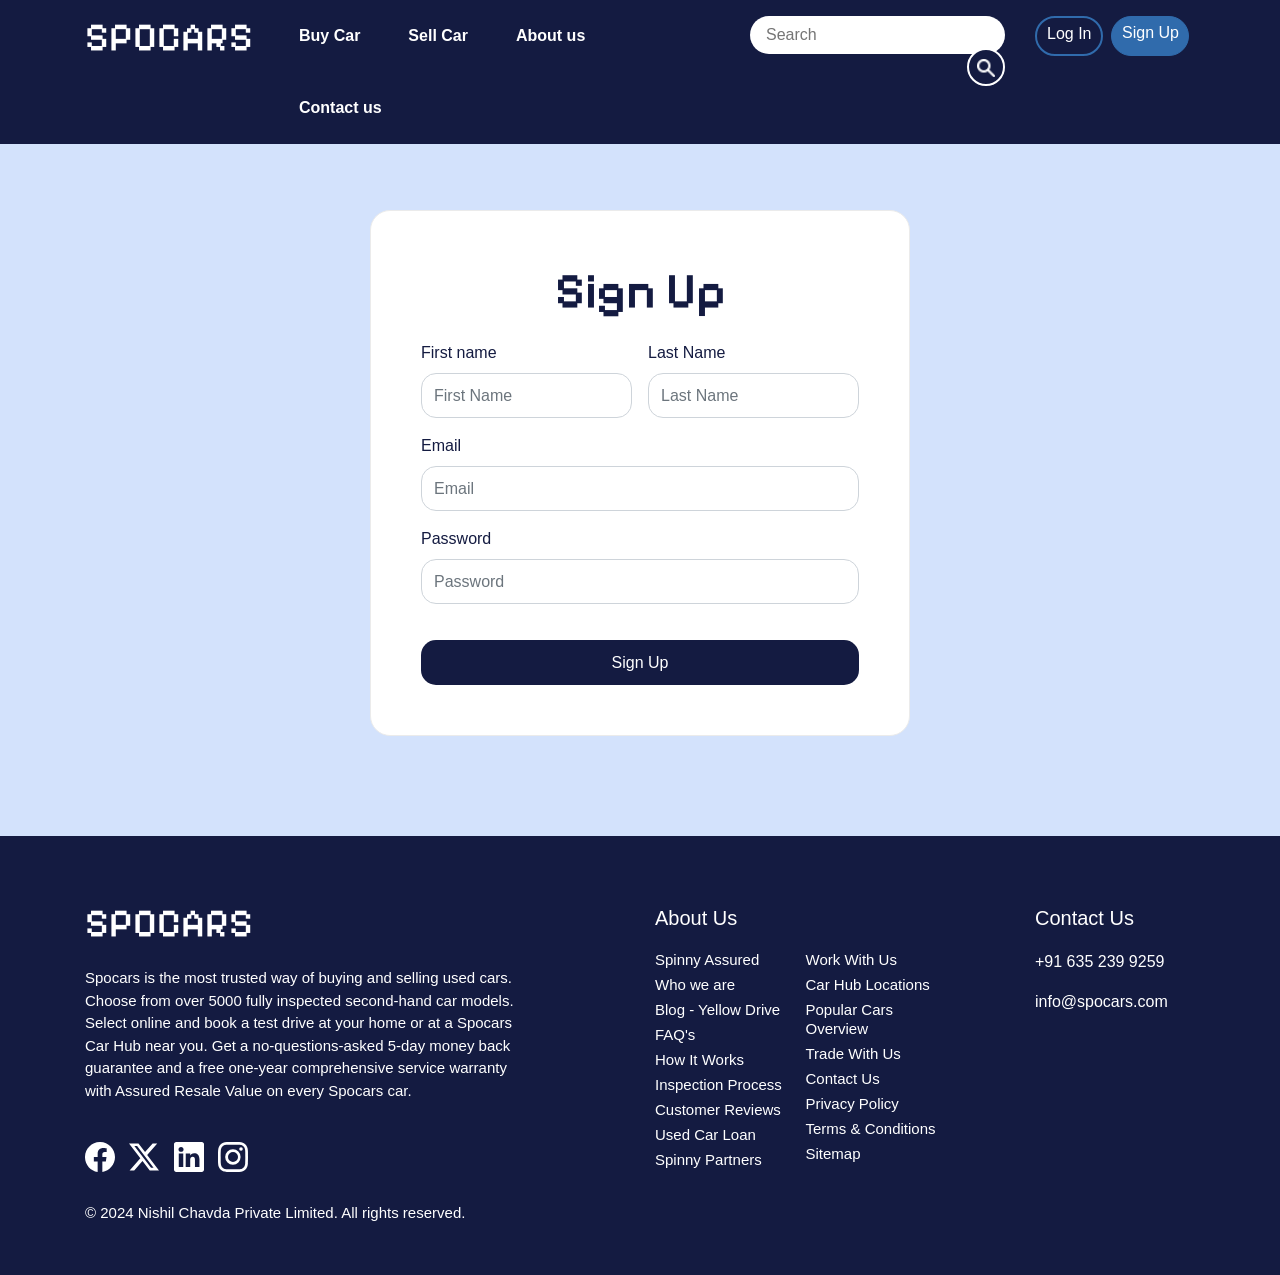
<file: signup.html>
<!DOCTYPE html>
<html lang="en">

<head>
    <meta charset="UTF-8">
    <meta name="viewport" content="width=device-width, initial-scale=1.0">
    <title>Login and Signup</title>
    <!-- Include Bootstrap CSS -->
    <link rel="stylesheet" href="css/bootstrap.min.css">
    <link rel="stylesheet" href="css/style.css">
    <link href='https://fonts.googleapis.com/css?family=Pixelify Sans' rel='stylesheet'>
</head>

<body style="background-color: #d3e2fc;">
    <header class="header">
        <div class="header-top">
            <div class="container">
                <div class="row">
                    <div class="col-lg-2">
                        <div class="logo">
                            <h1><a href="index.html">SPOCARS</a></h1>
                        </div>
                    </div>
                    <div class="col-lg-5">
                        <div class="menu">
                            <ul>
                                <li><a href="buycar.html">Buy Car</a></li>
                                <li><a href="sellcar.html">Sell Car</a></li>
                                <li><a href="">About us</a></li>
                                <li><a href="">Contact us</a></li>
                            </ul>
                        </div>
                    </div>
                    <div class="col-lg-3">
                        <div class="searchbox">
                            <input class="search-input" type="text" placeholder="Search">
                            <button class="search-btn">
                                <img src="img/search.png" alt="">
                            </button>
                        </div>
                    </div>
                    <div class="col-lg-2">
                        <ul>
                            <li class="log-in">
                                <div class="log-in-text">
                                    <a href="login.html">Log In</a>
                                </div>
                            </li>
                            <li class="sgin-up">
                                <div class="sgin-up-text">
                                    <a href="signup.html">Sign Up</a>
                                </div>
                            </li>
                        </ul>
                    </div>
                </div>
            </div>
        </div>
    </header>
    <div class="header-two">
        <div class="container">
            <div class="row">
                <div class="col-lg-12">
                    <div class="header-two-list">
                        <div>Explore By</div>
                        <div class="dropdown">Price Range <img src="img/down-arrow.svg" alt="">
                            <div class="dropdown-content 1">
                                <p><a href="#">Under 5 lakh</a></p>
                                <p><a href="#">05-10 Lakhs</a></p>
                                <p><a href="#">10-15 Lakhs</a></p>
                                <p><a href="#">15-20 Lakhs</a></p>
                                <p><a href="#">20-25 Lakhs</a></p>
                                <p><a href="#">25-50 Lakhs</a></p>
                                <p><a href="#">50L- 1 Core</a></p>
                            </div>
                        </div>
                        <div class="dropdown">Model <img src="img/down-arrow.svg" alt="">
                            <div class="dropdown-content 2" id="drop">
                                <p><a href="#">Audi</a></p>
                                <p><a href="#">BMW</a></p>
                                <p><a href="#">Bently</a></p>
                                <p><a href="#">Bugatti</a></p>
                                <p><a href="#">Datsun</a></p>
                                <p><a href="#">Citroën</a></p>
                                <p><a href="#">Ferrari</a></p>
                                <p><a href="#">Fiat</a></p>
                                <p><a href="#">Force Motors</a></p>
                                <p><a href="#">Ford</a></p>
                                <p><a href="#">Honda</a></p>
                                <p><a href="#">Hyundai</a></p>
                                <p><a href="#">Isuzu</a></p>
                                <p><a href="#">Jaguar</a></p>
                                <p><a href="#">Jeep</a></p>
                                <p><a href="#">Kia</a></p>
                                <p><a href="#">Lamborghini</a></p>
                                <p><a href="#">Land Rover</a></p>
                                <p><a href="#">Lexus</a></p>
                                <p><a href="#">Mahindra</a></p>
                                <p><a href="#">Maruti Suzuki</a></p>
                                <p><a href="#">Maserati</a></p>
                                <p><a href="#">Mercedes-Benz</a></p>
                                <p><a href="#">MG</a></p>
                                <p><a href="#">Mini</a></p>
                                <p><a href="#">Mitsubishi</a></p>
                                <p><a href="#">Nissan</a></p>
                                <p><a href="#">Porsche</a></p>
                                <p><a href="#">Renault</a></p>
                                <p><a href="#">Rolls-Royce</a></p>
                                <p><a href="#">Škoda</a></p>
                                <p><a href="#">Tata</a></p>
                                <p><a href="#">Toyota</a></p>
                                <p><a href="#">Volkswagen</a></p>
                                <p><a href="#">Volvo</a></p>
                            </div>
                        </div>
                        <div class="dropdown">Year <img src="img/down-arrow.svg" alt="">
                            <div class="dropdown-content 3">
                                <p><a href="#">2022 & above</a></p>
                                <p><a href="#">2020 & above</a></p>
                                <p><a href="#">2018 & above</a></p>
                                <p><a href="#">2016 & above</a></p>
                                <p><a href="#">2014 & above</a></p>
                                <p><a href="#">2012 & above</a></p>
                                <p><a href="#">2010 & above</a></p>
                                <p><a href="#">2008 & above</a></p>
                            </div>
                        </div>
                        <div class="dropdown">Fuel <img src="img/down-arrow.svg" alt="">
                            <div class="dropdown-content 4">
                                <p><a href="#">Petrol</a></p>
                                <p><a href="#">Diesel</a></p>
                                <p><a href="#">CNG</a></p>
                                <p><a href="#">Electric</a></p>
                            </div>
                        </div>
                        <div class="dropdown">Body Type <img src="img/down-arrow.svg" alt="">
                            <div class="dropdown-content 5">
                                <p><a href="#">Hatchback</a></p>
                                <p><a href="#">Sedan</a></p>
                                <p><a href="#">SUV</a></p>
                                <p><a href="#">MUV</a></p>
                                <p><a href="#">Sport</a></p>
                            </div>
                        </div>
                        <div class="dropdown">Transmission <img src="img/down-arrow.svg" alt="">
                            <div class="dropdown-content 6">
                                <p><a href="#">Automatic</a></p>
                                <p><a href="#">Manual</a></p>
                            </div>
                        </div>
                    </div>
                </div>
            </div>
        </div>
    </div>
    <!--login and signup forms going here -->
    <div class="sign-up-page">
        <div class="container">
            <div class="row">
                <div class="col-lg-3"></div>
                <div class="col-lg-6">
                    <div class="card">
                        <h2>Sign Up</h2>
                        <form class="signup-form" id="signup-form">
                            <div class="form-group name">
                                <div class="first-anme">
                                <label for="fname">First name</label>
                                <input type="text" class="form-control" id="fname" placeholder="First Name" required>
                                </div>
                                <div class="last-name"> 
                                <label for="lname">Last Name</label>
                                <input type="text" class="form-control" id="lname" placeholder="Last Name" required>
                                </div>
                            </div>
                            <div class="form-group">
                                <label for="email">Email</label>
                                <input type="email" class="form-control" id="signup-email" placeholder="Email" required>
                            </div>
                            <div class="form-group">
                                <label for="password">Password</label>
                                <input type="password" class="form-control" id="signup-password" placeholder="Password"
                                    required>
                            </div>
                            <button type="submit" class="button">Sign Up</button>
                        </form>
                    </div>
                </div>
                <div class="col-lg-3"></div>
            </div>
        </div>
    </div>
    <footer class="footer">
        <div class="container">
            <div class="row">
                <div class="col-lg-5">
                    <div class="logo">
                        <h1>SPOCARS</h1>
                    </div>
                    <div class="footer-text">
                        <span>Spocars is the most trusted way of buying and selling used cars.
                            Choose from over 5000 fully inspected second-hand car models. Select online and book a test
                            drive at your home or at a Spocars Car Hub near you. Get a no-questions-asked 5-day money
                            back guarantee and a free one-year comprehensive service warranty with Assured Resale Value
                            on every Spocars car.</span>
                    </div>
                    <div class="footer-icon">
                        <a href=""><svg xmlns="http://www.w3.org/2000/svg" width="16" height="16" fill="currentColor"
                                class="bi bi-facebook" viewBox="0 0 16 16">
                                <path
                                    d="M16 8.049c0-4.446-3.582-8.05-8-8.05C3.58 0-.002 3.603-.002 8.05c0 4.017 2.926 7.347 6.75 7.951v-5.625h-2.03V8.05H6.75V6.275c0-2.017 1.195-3.131 3.022-3.131.876 0 1.791.157 1.791.157v1.98h-1.009c-.993 0-1.303.621-1.303 1.258v1.51h2.218l-.354 2.326H9.25V16c3.824-.604 6.75-3.934 6.75-7.951" />
                            </svg></a>
                        <a href=""><svg xmlns="http://www.w3.org/2000/svg" width="16" height="16" fill="currentColor"
                                class="bi bi-twitter-x" viewBox="0 0 16 16">
                                <path
                                    d="M12.6.75h2.454l-5.36 6.142L16 15.25h-4.937l-3.867-5.07-4.425 5.07H.316l5.733-6.57L0 .75h5.063l3.495 4.633L12.601.75Zm-.86 13.028h1.36L4.323 2.145H2.865z" />
                            </svg></a>
                        <a href=""><svg xmlns="http://www.w3.org/2000/svg" width="16" height="16" fill="currentColor"
                                class="bi bi-linkedin" viewBox="0 0 16 16">
                                <path
                                    d="M0 1.146C0 .513.526 0 1.175 0h13.65C15.474 0 16 .513 16 1.146v13.708c0 .633-.526 1.146-1.175 1.146H1.175C.526 16 0 15.487 0 14.854zm4.943 12.248V6.169H2.542v7.225zm-1.2-8.212c.837 0 1.358-.554 1.358-1.248-.015-.709-.52-1.248-1.342-1.248S2.4 3.226 2.4 3.934c0 .694.521 1.248 1.327 1.248zm4.908 8.212V9.359c0-.216.016-.432.08-.586.173-.431.568-.878 1.232-.878.869 0 1.216.662 1.216 1.634v3.865h2.401V9.25c0-2.22-1.184-3.252-2.764-3.252-1.274 0-1.845.7-2.165 1.193v.025h-.016l.016-.025V6.169h-2.4c.03.678 0 7.225 0 7.225z" />
                            </svg></a>
                        <a href=""><svg xmlns="http://www.w3.org/2000/svg" width="16" height="16" fill="currentColor"
                                class="bi bi-instagram" viewBox="0 0 16 16">
                                <path
                                    d="M8 0C5.829 0 5.556.01 4.703.048 3.85.088 3.269.222 2.76.42a3.9 3.9 0 0 0-1.417.923A3.9 3.9 0 0 0 .42 2.76C.222 3.268.087 3.85.048 4.7.01 5.555 0 5.827 0 8.001c0 2.172.01 2.444.048 3.297.04.852.174 1.433.372 1.942.205.526.478.972.923 1.417.444.445.89.719 1.416.923.51.198 1.09.333 1.942.372C5.555 15.99 5.827 16 8 16s2.444-.01 3.298-.048c.851-.04 1.434-.174 1.943-.372a3.9 3.9 0 0 0 1.416-.923c.445-.445.718-.891.923-1.417.197-.509.332-1.09.372-1.942C15.99 10.445 16 10.173 16 8s-.01-2.445-.048-3.299c-.04-.851-.175-1.433-.372-1.941a3.9 3.9 0 0 0-.923-1.417A3.9 3.9 0 0 0 13.24.42c-.51-.198-1.092-.333-1.943-.372C10.443.01 10.172 0 7.998 0zm-.717 1.442h.718c2.136 0 2.389.007 3.232.046.78.035 1.204.166 1.486.275.373.145.64.319.92.599s.453.546.598.92c.11.281.24.705.275 1.485.039.843.047 1.096.047 3.231s-.008 2.389-.047 3.232c-.035.78-.166 1.203-.275 1.485a2.5 2.5 0 0 1-.599.919c-.28.28-.546.453-.92.598-.28.11-.704.24-1.485.276-.843.038-1.096.047-3.232.047s-2.39-.009-3.233-.047c-.78-.036-1.203-.166-1.485-.276a2.5 2.5 0 0 1-.92-.598 2.5 2.5 0 0 1-.6-.92c-.109-.281-.24-.705-.275-1.485-.038-.843-.046-1.096-.046-3.233s.008-2.388.046-3.231c.036-.78.166-1.204.276-1.486.145-.373.319-.64.599-.92s.546-.453.92-.598c.282-.11.705-.24 1.485-.276.738-.034 1.024-.044 2.515-.045zm4.988 1.328a.96.96 0 1 0 0 1.92.96.96 0 0 0 0-1.92m-4.27 1.122a4.109 4.109 0 1 0 0 8.217 4.109 4.109 0 0 0 0-8.217m0 1.441a2.667 2.667 0 1 1 0 5.334 2.667 2.667 0 0 1 0-5.334" />
                            </svg></a>

                    </div>
                    <div class="footer-text">
                        © 2024 Nishil Chavda Private Limited.
                        All rights reserved.
                    </div>
                </div>
                <div class="col-lg-1">
                </div>
                <div class="col-lg-4">

                    <div class="about-us-text">
                        <h5>About Us</h5>
                    </div>
                    <div class="about-us-link">
                        <a href="">Spinny Assured</a>
                        <a href="">Who we are</a>
                        <a href="">Blog - Yellow Drive</a>
                        <a href="">FAQ's</a>
                        <a href="">How It Works</a>
                        <a href="">Inspection Process</a>
                        <a href="">Customer Reviews</a>
                        <a href="">Used Car Loan</a>
                        <a href="">Spinny Partners</a>
                        <a href="">Work With Us</a>
                        <a href="">Car Hub Locations</a>
                        <a href="">Popular Cars Overview</a>
                        <a href="">Trade With Us</a>
                        <a href="">Contact Us</a>
                        <a href="">Privacy Policy</a>
                        <a href="">Terms & Conditions</a>
                        <a href="">Sitemap</a>
                    </div>
                </div>
                <div class="col-lg-2">
                    <div class="about-us-text">
                        <h5>Contact Us</h5>
                    </div>
                    <div class="contact-us">
                        <p>+91 635 239 9259</p>
                        <p>info@spocars.com</p>
                    </div>
                </div>

            </div>
        </div>
    </footer>
    <!-- Include Bootstrap JS (optional) -->
    <script src="https://code.jquery.com/jquery-3.5.1.slim.min.js"></script>
    <script src="https://cdn.jsdelivr.net/npm/@popperjs/core@2.9.3/dist/umd/popper.min.js"></script>
    <script src="https://stackpath.bootstrapcdn.com/bootstrap/4.5.2/js/bootstrap.min.js"></script>

    <script>
        // Example: Handle login form submission
        document.getElementById('login-form').addEventListener('submit', function (e) {
            e.preventDefault();
            const email = document.getElementById('email').value;
            const password = document.getElementById('password').value;
            // Perform login logic (e.g., send data to server)
            console.log('Login submitted:', email, password);
        });

        // Example: Handle signup form submission
        document.getElementById('signup-form').addEventListener('submit', function (e) {
            e.preventDefault();
            const fname = document.getElementById('fname').value;
            const lname = document.getElementById('lname').value;
            const signupEmail = document.getElementById('signup-email').value;
            const signupPassword = document.getElementById('signup-password').value;
            // Perform signup logic (e.g., create user account)
            console.log('Signup submitted:', fname, lname, signupEmail, signupPassword);
        });
    </script>


</body>

</html>
</file>
<file: css/style.css>
.body{
    background-color: rgb(255, 255, 255);
}

/* header */
.header-top{
    background-color: #141b41;
    color: #ffffff;
}

.header{
    position: fixed;
    width: 100%;
    z-index: 2;
}
.logo h1{
    font-family: 'Pixelify Sans';
    padding-top: 13px;
    color: #ffffff;
}

.logo a{
    text-decoration: none;
    color: #ffffff;
}

.logo a:hover{
    color: #ffffff;
}

.menu ul{
    list-style-type: none;
    margin: 0;
    padding: 0;
    overflow: hidden;}

.menu ul li{
    float: left;
}

.menu ul li a{
    display: block;
    color: white;
    text-align: center;
    padding: 24px;
    text-decoration: none;
    font-weight: 600;
}

.searchbox{
    margin-top: 16px;
    margin-bottom: auto;
    height: 38px;
    background-color: #ffffff;
    border-radius: 20px;
    padding: 0px;
}

.search-input{
    border: none;
    outline: 0;
    background-color: #ffffff;
    margin-top: 6px;
    margin-left: 14px;
}

.search-btn{
    height: 38px;
    width: 38px;
    border-radius: 20px;
    border: 2px solid #ffffff;
    float: right;
    display: flex;
    background-color: #141b41;
}

.search-btn img {
    height: 18px;
    width: 18px;
    margin-top: 8px;
    margin-left: 2px;
}

.log-in{
    height: 40px;
    width: 68px;
    background-color: #141B41;
    border: solid #306BAC 2px;
    margin-top: 16px;
    border-radius: 20px;
}

.log-in-text {
    margin-left: 10px;
    margin-top: 4px;
}

.log-in-text a{
    color: #ffffff;
    text-decoration: none;
}

.sgin-up{
    height: 40px;
    width: 78px;
    background-color: #306BAC;
    border: solid #306BAC 1px;
    margin-top: 16px;
    border-radius: 20px;
    margin-left: 8px;
}

.sgin-up-text{
    margin-left: 10px;
    margin-top: 4px;
} 

.sgin-up-text a{
    color: #ffffff;
    text-decoration: none;
}

.col-lg-2 ul{
    list-style-type: none;
    margin: 0;
    padding: 0;
    overflow: hidden;
}

.col-lg-2 ul li{
    float: left;
}

.col-lg-2 ul li a{
    display: block;
    color: white;
    text-decoration: none;
}


/* header two */

.header-two{
    background-color: #306BAC;
    padding-top: 72px;
}
.header-two .header-two-list{
    margin-top: 6px;
    margin-bottom: 8px;
}

.header-two .col-lg-12 .header-two-list{
    display: flex;
    position: relative;
    color: #141B41;
    font-weight: 600;
    gap: 85px;
    margin-left: 35px;
}
.header-two .col-lg-12 .header-two-list:not(:last-child){
    margin-right: 80px;
}

.dropdown img{
    height: 8px;
    width: 8px;
    color: #141B41;
}

.dropdown:hover :not(text,.dropdown-content,.dropdown-content p) {
    transform: rotate(180deg); 
}

.dropdown {
    position: relative;
    display: inline-block;
}

.dropdown-content {
    display: none;
    position: absolute;
    background-color: #306BAC;
    left: -18px;
    min-width: 160px;
    padding: 12px 16px;
    z-index: 1;
    border-radius: 10px;
}

#drop{
    column-count: 4;
}

.dropdown-content a{
    color: #141B41;
    font-weight: 400;
}

.dropdown-content a:hover{
    color: #141B41;
    font-weight: 600;
    text-decoration: none;
}

.dropdown:hover .dropdown-content {
    display: block;
}

/* background image */

.bg-image{
    background-size: cover;
    height: 640px;
    padding: 55px;
}

.hero-text{
    padding: 100px;
    padding-bottom: 30px;
    
}

.hero-text h2{
    font-family: 'Pixelify Sans';
    font-size: 60px;
    font-weight: 600;
}

.hero-text span{
    font-size: 25px;
    font-weight: 600;
}

.hero-btn{
    padding-left: 100px;

}

.primary-btn {
    display: inline-block;
    font-size: 15px;
    padding: 12px 24px;
    color: #ffffff;
    font-weight: 700;
    background: #141B41;
    border-radius: 10px;
    
}

.primary-btn:hover {
    display: inline-block;
    font-size: 15px;
    padding: 12px 24px;
    color: #ffffff;
    font-weight: 700;
    background: #306BAC;
    border-radius: 10px;
    text-decoration: none;
}

/* service tab */

.section-title {
    margin-bottom: 70px;
    text-align: center;
}

.section-title h2 {
    color: #323232;
    font-weight: 700;
    margin-bottom: 22px;
}

.services-item {
    text-align: center;
    padding: 20px 20px 20px;
    border: 1px solid #ebebeb;
    border-radius: 25px;
    margin-bottom: 40px;
}

.services-item:hover {
    -webkit-box-shadow: 0px 6px 50px rgba(50, 15, 15, 0.05);
    box-shadow: 0 4px 8px 0 rgba(0, 0, 0, 0.2), 0 6px 20px 0 rgba(0, 0, 0, 0.19);
    border: 1px solid transparent;
    border-radius: 15px;
    box-shadow: 0 4px 8px 0 rgba(0, 0, 0, 0.2), 0 6px 20px 0 rgba(0, 0, 0, 0.19);
}
.services-item img {
    max-width: 100%;
}

.services-item h5{
        margin-top: 50px;
        font-weight: 600;
        text-align: center;
        color: #141B41;
}

.services-item p{
        font-size: 15px;
        font-family: "Lato", sans-serif;
        color: #306BAC;
        font-weight: 400;
        line-height: 25px;
        margin: 0 0 15px 0;
}

.services {
    text-align: center;
}

.browse-car{
    margin-top: 40px;
    
}
.browse-car .button{
    height: 50px;
    width: 300px;
    border-radius: 12px;
    background-color: #141B41;
    color: #ffffff;
    font-size: 20px;
    font-weight: 500;
    align-items: center;
}

/* feature page */

.feature {
    background: #d3e2fc;
    position: relative;
    z-index: 1;
    padding-bottom: 55px;
}

.spad {
    padding-top: 100px;
    padding-bottom: 100px;
}

.feature-text .section-title {
    text-align: left;
    margin-bottom: 34px;
}

.section-title span {
    font-size: 15px;
    color: #306BAC;
    font-weight: 700;
}

.section-title h2 {
    color: #141b41;
    font-size: 40px;
    font-weight: 700;
    margin-top: 5px;
    margin-bottom: 16px;
}

.feature-text .section-title h2 {
    margin-bottom: 0;
}

.feature-text-desc {
    margin-bottom: 35px;
}

.feature-text-desc p {
    margin-bottom: 30px;
}

.feature-text-desc p {
    font-size: 15px;
    font-family: "Lato", sans-serif;
    color: #306BAC;
    font-weight: 400;
    line-height: 25px;
    margin: 0 0 15px 0;
}

.feature-text-btn .primary-btn {
    margin-right: 16px;
}



.feature-item {
    text-align: center;
    float: right;
    margin-bottom: 45px;
}

.feature-item .feature-item-icon {
    height: 100px;
    width: 100px;
    background: #ffffff;
    border-radius: 50%;
    line-height: 100px;
    text-align: center;
    margin-bottom: 20px !important;
    margin: 0 auto;
}

.feature-item h6 {
    font-size: 15px;
    color: #353535;
    font-weight: 700;
}

.feature:after {
    position: absolute;
    left: 50%;
    top: 50%;
    width: 605px;
    height: 404px;
    background-image: url("/img/F/car.png");
    content: "";
    -webkit-transform: translate(-300px, -202px);
    -ms-transform: translate(-300px, -202px);
    transform: translate(-300px, -202px);
    z-index: -1;
}

/* car page */

.card-heading{
    text-align: center;
    margin-bottom: 50px;
}

.card-heading span{
    color: #306BAC;
    font-size: 20px;
    font-weight: 500;
}

.card-heading h2{
    font-weight: 700;
    color: #141b41;
}

.card{
    width: 250px;
    border-radius: 15px;
    border: 1px solid #ebebeb;

}
.car-details .card{
    display: inline-block;
    margin-left: 20px;
    margin-bottom: 20px;  
}

.card-img-top{
    margin-top: 10px;
}

.card .buy-button{
    width: 90px;
    height: 40px;
    border-radius: 10px;
    border: none;
    outline: none;
    background-color: #141b41;
    color: #ffffff;
    
}

.card .buy-button:hover{
    background-color: #306BAC;
}

.card:hover{
    -webkit-box-shadow: 0px 6px 50px rgba(50, 15, 15, 0.05);
    box-shadow: 0 4px 8px 0 rgba(0, 0, 0, 0.2), 0 6px 20px 0 rgba(0, 0, 0, 0.19);
    border: 1px solid transparent;
    border-radius: 15px;
    box-shadow: 0 4px 8px 0 rgba(0, 0, 0, 0.2), 0 6px 20px 0 rgba(0, 0, 0, 0.19);
}


/* footer page */

.footer{
    background-color: #141b41;
    padding-top: 50px;
    padding-bottom: 50px;
    color: #ffffff;
}

.footer-text{
    margin-top: 20px;
    font-size: 15px;
}

.footer-icon{
    margin-top: 20px;
    margin-bottom: 30px;
}

.footer-icon svg{
    margin-top: 20px;
    height: 30px;
    width: 30px;
    color: #ffffff;
    margin-right: 10px;
}



.about-us-text{
    margin-top: 10px;
}
.about-us-text h5{
    padding-top: 10px;
    margin-bottom: 20px;
}

.about-us-link{
    column-count: 2;  
    position: absolute; 
    margin-right: 80px;
}

.about-us-link a{
    color: #fff;
    display: grid;
    font-size: 15px;
    line-height: 19px;
    padding-bottom: 6px;
    text-decoration: none;
}

.about-us-link a:hover{
    font-weight: 500;
}

.contact-us{
    text-align: left;
}

/* log in & Sign up page css */

.log-in-page , .sign-up-page{
    padding-top: 100px;
    padding-bottom: 100px;
}

.log-in-page .card ,.sign-up-page .card{
    width: 100%;
    padding: 50px;
    border-radius: 20px;
}

.log-in-page .card h2,.sign-up-page .card h2{
    margin-bottom: 20px;
    text-align: center;
    color: #141b41;
    font-family: 'Pixelify Sans';
    font-weight: 600;
    font-size: 50px;
}

.form-group label{
    font-weight: 500;
    color: #141b41;
}

.form-group .form-control{
    width: 100%;
    height: 45px;
    border-radius: 15px;
}

.login-form h6 a{
    text-decoration: none;
    color: #141b41;
}

.login-form h6 a:hover{
    text-decoration: none;
    color: #306BAC;
}

.login-form .button, .signup-form .button {
    background-color: #141b41;
    color: #ffffff;
    border: none;
    outline: none;
    height: 45px;
    width: 100%;
    margin-top: 20px;
    border-radius: 15px;
}

.login-form .button:hover ,.signup-form .button:hover{
    background-color: #306BAC;
}

.login-form .button:hover ,.signup-form .button:hover{
    background-color: #306BAC;
}

.name{
    display: flex;
    gap: 1rem;
}



/* buy car page css */



.car-details .card .view-button{
    width: 114px;
    height: 40px;
    border-radius: 10px;
    border: none;
    outline: none;
    background-color: #141b41;
    color: #ffffff;
    padding-left: 2px;
}

.car-details .card .view-button:hover{
    background-color: #306BAC;
}

/* sell car page */

.sell-page{
    padding-top: 100px;
    padding-bottom: 100px;
}

.sell-page h1{
    font-family: 'Pixelify Sans';
    color: #141b41;
    font-weight: 600;
    margin-bottom: 15px;
}

.sell-page h5{
    color: #306BAC;
    margin-bottom: 25px;
}

.column {
    display: flex;
    gap: 20px;
}

.column-1,.column-2{
    width: 280px;
}

.sell-page .form-group .form-control{
    appearance: none;
}

input::-webkit-outer-spin-button,
input::-webkit-inner-spin-button {
    -webkit-appearance:none;
} 

.sell-page .button{
    width: 114px;
    height: 40px;
    border-radius: 10px;
    border: none;
    outline: none;
    background-color: #141b41;
    color: #ffffff;
    margin-top: 20px;
}

.sell-page .button:hover{
    background-color: #306BAC;
}
</file>
